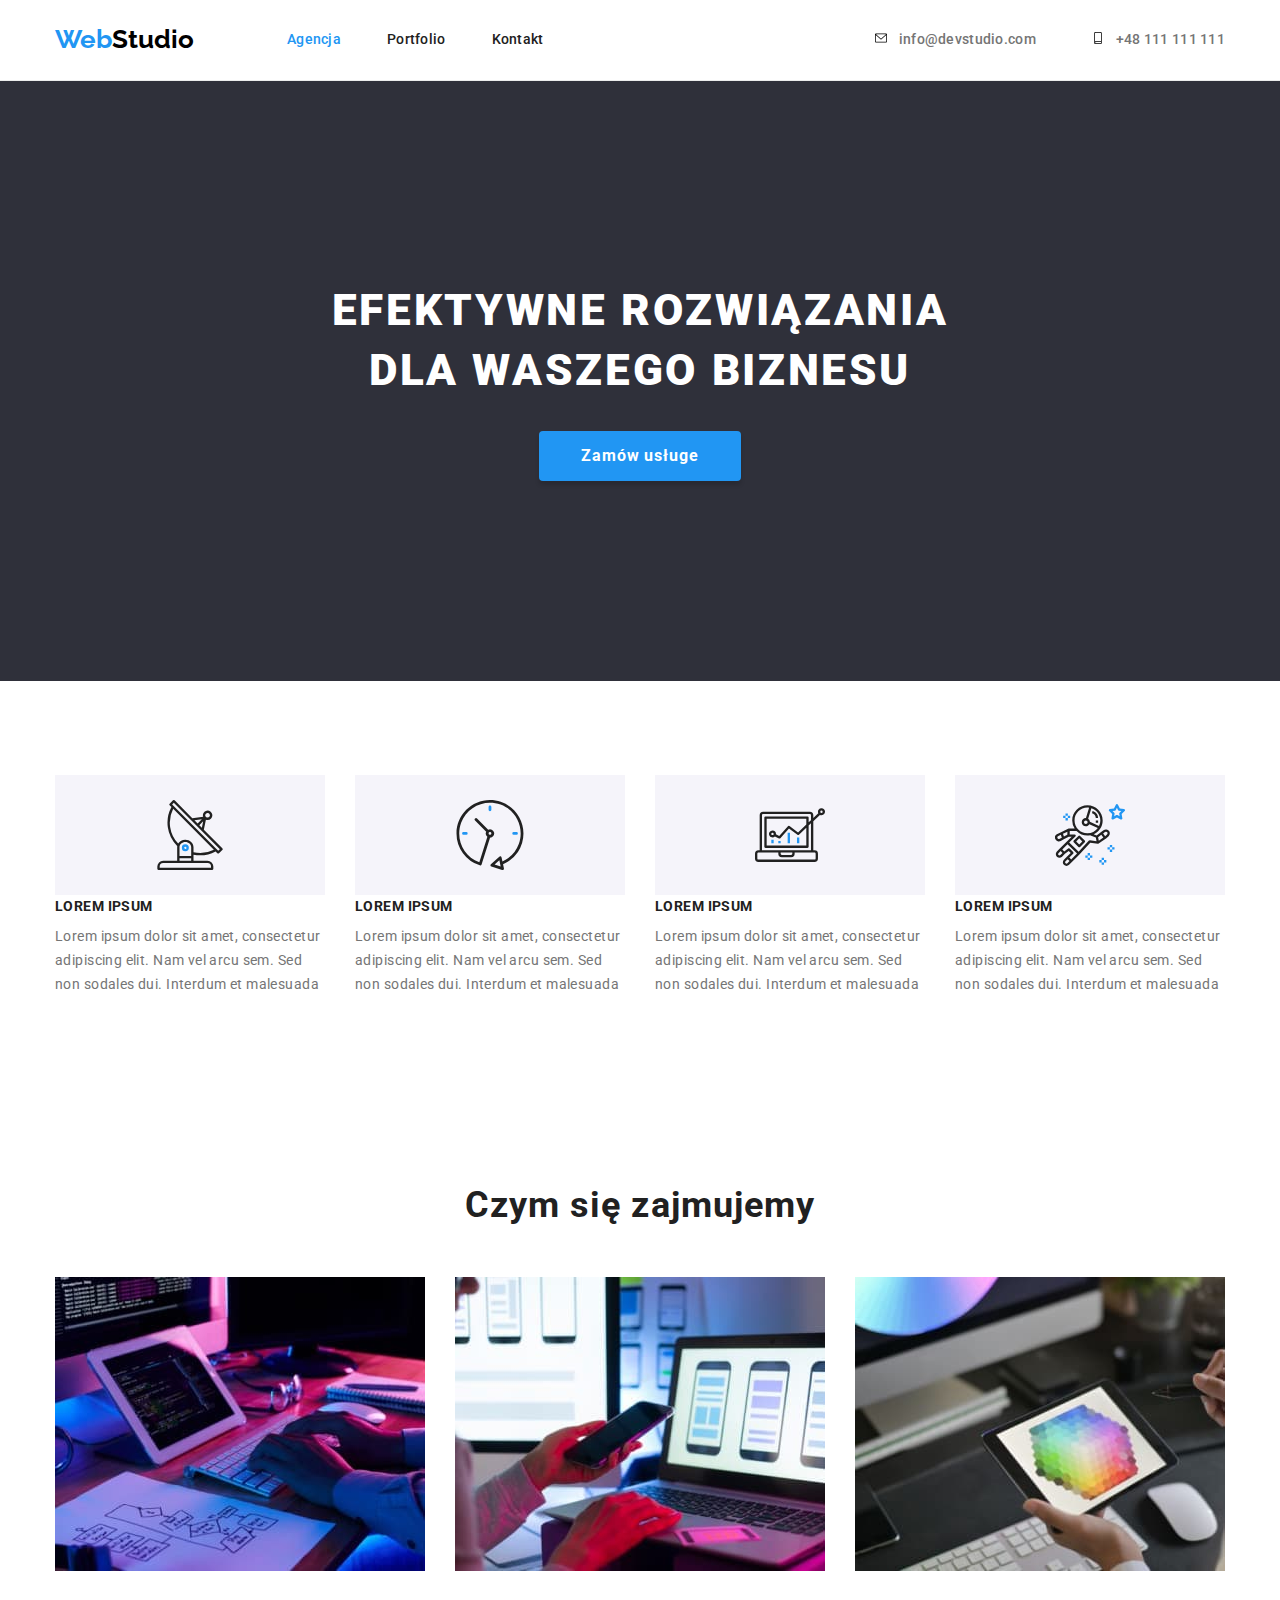
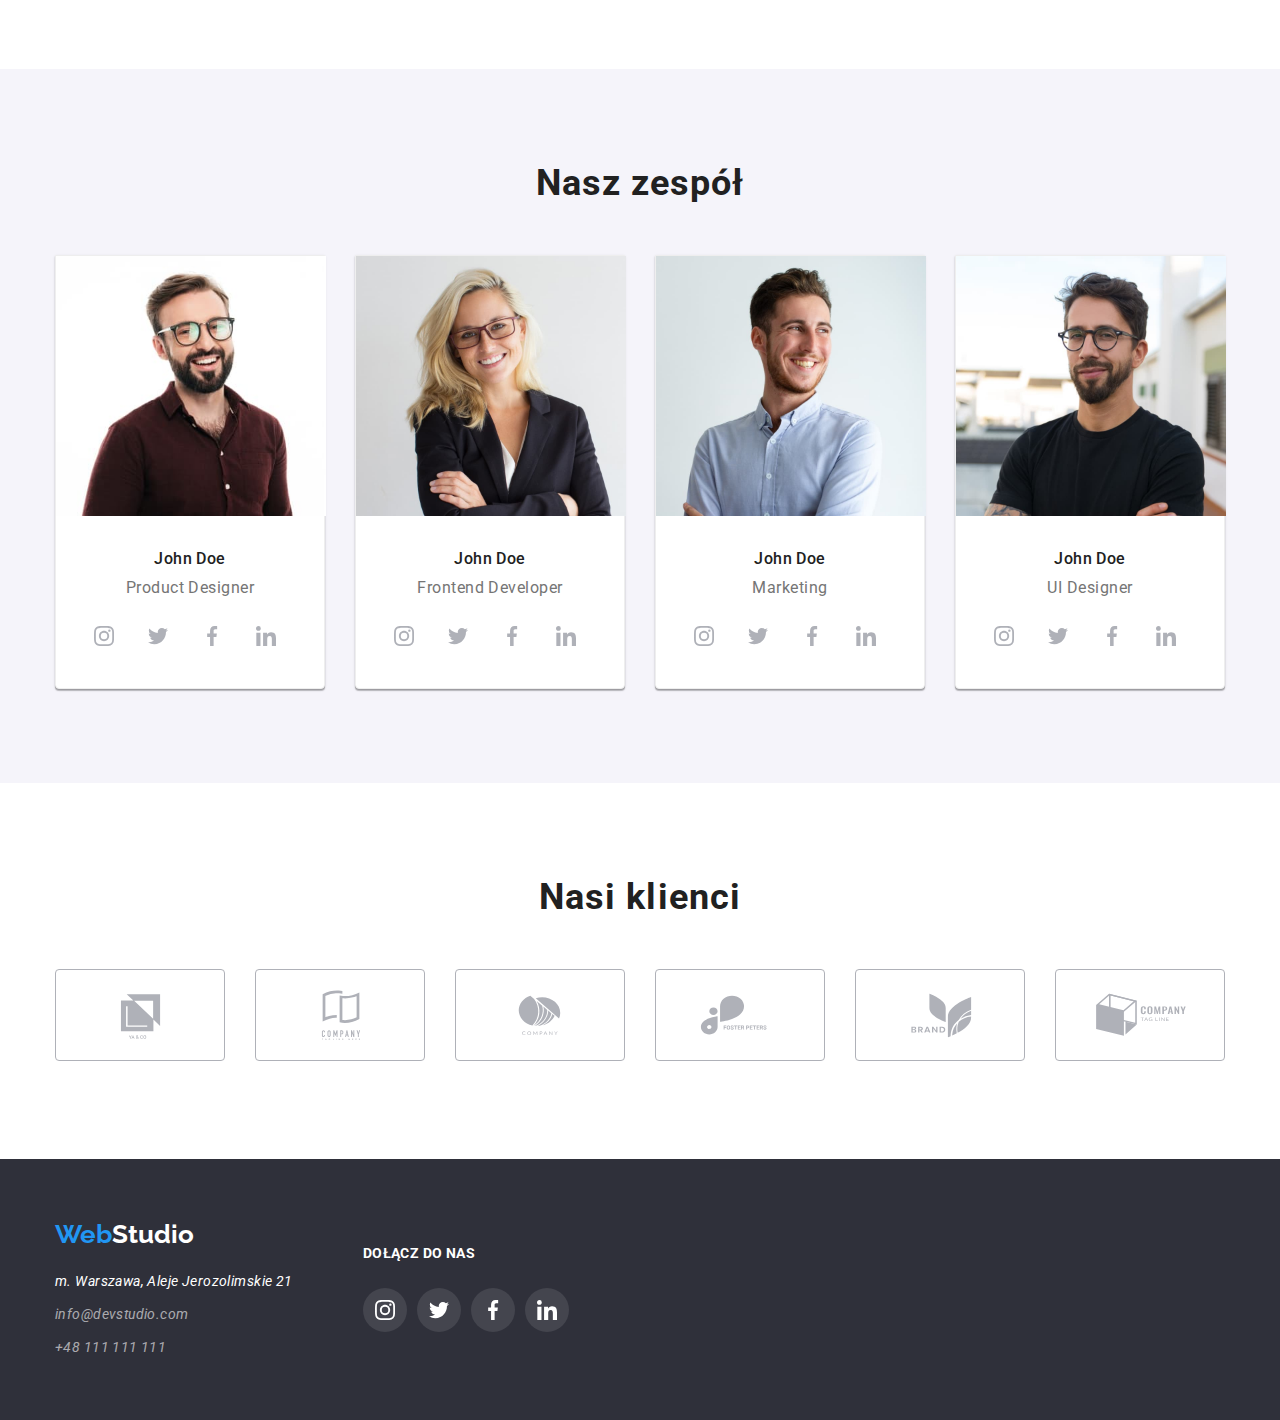
<file: index.html>
<!DOCTYPE html>
<html lang="pl-PL">
  <head>
    <meta charset="UTF-8" />
    <meta http-equiv="X-UA-Compatible" content="IE=edge" />
    <meta name="viewport" content="width=device-width, initial-scale=1.0" />

    <link rel="stylesheet" href="https://cdnjs.cloudflare.com/ajax/libs/modern-normalize/1.0.0/modern-normalize.min.css"/>
    <link rel="preconnect" href="https://fonts.googleapis.com" />
    <link rel="preconnect" href="https://fonts.gstatic.com" crossorigin />
    <link href="https://fonts.googleapis.com/css2?family=Raleway:wght@700&family=Roboto:wght@400;500;700;900&display=swap" rel="stylesheet" />
    <link rel="stylesheet" href="./css/styles.css" />
    <title>Studio</title>
  </head>
  
  <body>
   <div class="wrapper">
    
    <header class="header">
      <section class="container page-header">
      
        <div class="logo-and-menu">

          <div class="logo-section"><a href="./index.html" class="logo">Web<span class="logo-dark">Studio</span></a></div>
      
            <nav>
              <ul class="menu-list">
                <li>
                  <a href="./index.html" class="nav-item links active-page">Agencja</a>
                </li>
                <li>
                  <a href="./portfolio.html" class="nav-item links">Portfolio</a>
                </li>
                <li>
                  <a href="./kontakt.html" class="nav-item links">Kontakt</a>
                </li>
              </ul>
            </nav>
          </div>
  
          <div>
            <a class="links-contact links margin-right50-header margin-left-header icon-spacing icon" href="mailto:info@devstudio.com">
              <svg class="icon-spacing icon" width="16" height="12">
              <use xlink:href="./images/icons.svg#icon-envelope"></use>
              </svg>info@devstudio.com</a>
            <a class="links-contact links icon" href="tel:+48111111111"><svg class="icon-spacing icon" width="16" height="12">
              <use xlink:href="./images/icons.svg#icon-smartphone"></use>
              </svg>+48 111 111 111</a>
          </div>

      </section>
    </header>

    <main>
      
      <section class="main-box"> 
        <div class="main-box-background-image">
          <div class="container main-box-container">
            <h1 class="class-h1">EFEKTYWNE ROZWIĄZANIA DLA WASZEGO BIZNESU</h1>
            <button class="main-box-btn" type="button">Zamów usługe</button>
          </div>
        </div>
      </section>

      <section class="section">
        <div class="container">
          <ul class="list list-one-line">
            <li>
              <svg width="270" height="120" class="index-not-white-background"><use width="70" height="70" x="100" y="25" xlink:href="./images/icons.svg#icon-antenna"></use></svg>
              <h3 class="class-h3">LOREM IPSUM</h3>
              <p class="text-paragraph">
              Lorem ipsum dolor sit amet, consectetur adipiscing elit. Nam vel
              arcu sem. Sed non sodales dui. Interdum et malesuada
              </p>
            </li>
            <li>
              <svg width="270" height="120" class="index-not-white-background"><use width="70" height="70" x="100" y="25" xlink:href="./images/icons.svg#icon-clock"></use></svg>
              <h3 class="class-h3">LOREM IPSUM</h3>
              <p class="text-paragraph">
              Lorem ipsum dolor sit amet, consectetur adipiscing elit. Nam vel
              arcu sem. Sed non sodales dui. Interdum et malesuada
              </p>
            </li>
            <li>
              <svg width="270" height="120" class="index-not-white-background"><use width="70" height="70" x="100" y="25" xlink:href="./images/icons.svg#icon-diagram"></use></svg>
              <h3 class="class-h3">LOREM IPSUM</h3>
              <p class="text-paragraph">
              Lorem ipsum dolor sit amet, consectetur adipiscing elit. Nam vel
              arcu sem. Sed non sodales dui. Interdum et malesuada
             </p>
            </li>
            <li>
              <svg width="270" height="120" class="index-not-white-background"><use width="70" height="70" x="100" y="25" xlink:href="./images/icons.svg#icon-astronaut"></use></svg>
              <h3 class="class-h3">LOREM IPSUM</h3>
              <p class="text-paragraph">
              Lorem ipsum dolor sit amet, consectetur adipiscing elit. Nam vel
              arcu sem. Sed non sodales dui. Interdum et malesuada
              </p>
            </li>
          </ul>
        </div>
      </section>
      <section class="section">
        <div class="container">
          <h2 class="class-h2">Czym się zajmujemy</h2>
          <ul class="list list-one-line">
            <li class="li-item">
              <img
              src="./images/whatwedo1.jpg"
              alt="Ktoś pisze na klawiaturze"
              width="370"
              height="294"
              />
            </li>
            <li class="li-item">
              <img
              src="./images/whatwedo2.jpg"
              alt="Ktoś siedzi przy laptopie i
            odbiera telefon"
              width="370"
              height="294"
              />
            </li>
            <li class="li-item">
              <img
              src="./images/whatwedo3.jpg"
              alt="Ktoś wybiera kolor z palety
            kolorów wyświetlonej na telefonie"
              width="370"
              height="294"
              />
            </li>
          </ul>
        </div>
      </section>

      <section class="section-not-white">
        <div class="container">
          <h2 class="class-h2">Nasz zespół</h2>
          <ul class="list list-one-line">
            <li class="team-item">
              <figure class="index-figure">
                <img
                src="./images/people1.jpg"
                alt="Uśmiechnięty mężczyzna w bordowej koszuli. Nosi okulary i ma brodę"
                width="270"
                height="260"
                />
                <figcaption>
                  <h4 class="class-h4-index">John Doe</h4>
                  <p>Product Designer</p>
                  <div class="social-links">
                    <svg class="social-links-svg icon-spacing" width="44" height="44"><use width="20" height="20" x="12" y="12" xlink:href="./images/icons.svg#icon-instagram"></use></svg>
                    <svg class="social-links-svg icon-spacing" width="44" height="44"><use width="20" height="20" x="12" y="12" xlink:href="./images/icons.svg#icon-twitter"></use></svg>
                    <svg class="social-links-svg icon-spacing" width="44" height="44"><use width="20" height="20" x="12" y="12" xlink:href="./images/icons.svg#icon-facebook"></use></svg>
                    <svg class="social-links-svg icon-spacing" width="44" height="44"><use width="20" height="20" x="12" y="12" xlink:href="./images/icons.svg#icon-linkedin"></use></svg>
                  </div>
                </figcaption>
              </figure>
            </li>
            <li class="team-item">
              <figure class="index-figure">
                <img
                src="./images/people2.jpg"
                alt="Uśmiechnięta kobieta, odziana w marynarkę"
                width="270"
                height="260"
                />
                <figcaption>
                  <h4 class="class-h4-index">John Doe</h4>
                  <p>Frontend Developer</p>
                  <div class="social-links">
                    <svg class="social-links-svg icon-spacing" width="44" height="44"><use width="20" height="20" x="12" y="12" xlink:href="./images/icons.svg#icon-instagram"></use></svg>
                    <svg class="social-links-svg icon-spacing" width="44" height="44"><use width="20" height="20" x="12" y="12" xlink:href="./images/icons.svg#icon-twitter"></use></svg>
                    <svg class="social-links-svg icon-spacing" width="44" height="44"><use width="20" height="20" x="12" y="12" xlink:href="./images/icons.svg#icon-facebook"></use></svg>
                    <svg class="social-links-svg icon-spacing" width="44" height="44"><use width="20" height="20" x="12" y="12" xlink:href="./images/icons.svg#icon-linkedin"></use></svg>
                  </div>
               </figcaption>
              </figure>
            </li>
            <li class="team-item">
              <figure class="index-figure">
                <img
                src="./images/people3.jpg"
                alt="Uśmiechnięt mężczyzna w jasnej koszuli"
                width="270"
                height="260"
                />
                <figcaption>
                  <h4 class="class-h4-index">John Doe</h4>
                  <p>Marketing</p>
                  <div class="social-links">
                    <svg class="social-links-svg icon-spacing" width="44" height="44"><use width="20" height="20" x="12" y="12" xlink:href="./images/icons.svg#icon-instagram"></use></svg>
                    <svg class="social-links-svg icon-spacing" width="44" height="44"><use width="20" height="20" x="12" y="12" xlink:href="./images/icons.svg#icon-twitter"></use></svg>
                    <svg class="social-links-svg icon-spacing" width="44" height="44"><use width="20" height="20" x="12" y="12" xlink:href="./images/icons.svg#icon-facebook"></use></svg>
                    <svg class="social-links-svg icon-spacing" width="44" height="44"><use width="20" height="20" x="12" y="12" xlink:href="./images/icons.svg#icon-linkedin"></use></svg>
                  </div>
                </figcaption>
              </figure>
            </li>
            <li class="team-item">
              <figure class="index-figure">
                <img
                src="./images/people4.jpg"
                alt="Uśmiechnięty meżczyzna w czarnym t-shercie"
                width="270"
                height="260"
                />
                <figcaption>
                  <h4 class="class-h4-index">John Doe</h4>
                  <p>UI Designer</p>
                  <div class="social-links">
                    <svg class="social-links-svg icon-spacing" width="44" height="44"><use width="20" height="20" x="12" y="12" xlink:href="./images/icons.svg#icon-instagram"></use></svg>
                    <svg class="social-links-svg icon-spacing" width="44" height="44"><use width="20" height="20" x="12" y="12" xlink:href="./images/icons.svg#icon-twitter"></use></svg>
                    <svg class="social-links-svg icon-spacing" width="44" height="44"><use width="20" height="20" x="12" y="12" xlink:href="./images/icons.svg#icon-facebook"></use></svg>
                    <svg class="social-links-svg icon-spacing" width="44" height="44"><use width="20" height="20" x="12" y="12" xlink:href="./images/icons.svg#icon-linkedin"></use></svg>
                  </div>
                </figcaption>
              </figure>
            </li>
          </ul>
        </div>
      </section>

      <section class="section">

        <div class="container">
          <h2 class="class-h2">Nasi klienci</h2>
          <div class="">
            <ul class="list list-one-line-6element">
              <li>
                <a href=""><svg width="170" height="92" class="list-item-one-line-6element icon"><use width="187" height="101.2" x="-8.5" y="-4.6" xlink:href="./images/icons.svg#icon-Logo1"></use></svg></a>
              </li>
              <li>
                <a href=""><svg width="170" height="92" class="list-item-one-line-6element icon"><use width="187" height="101.2" x="-8.5" y="-4.6" xlink:href="./images/icons.svg#icon-Logo2"></use></svg></a>
              </li>
              <li>
                <a href=""><svg width="170" height="92" class="list-item-one-line-6element icon"><use width="187" height="101.2" x="-8.5" y="-4.6" xlink:href="./images/icons.svg#icon-Logo3"></use></svg></a>
              </li>
              <li>
                <a href=""><svg width="170" height="92" class="list-item-one-line-6element icon"><use width="187" height="101.2" x="-8.5" y="-4.6" xlink:href="./images/icons.svg#icon-Logo4"></use></svg></a>
              </li>
              <li>
                <a href=""><svg width="170" height="92" class="list-item-one-line-6element icon"><use width="187" height="101.2" x="-8.5" y="-4.6" xlink:href="./images/icons.svg#icon-Logo5"></use></svg></a>
              </li>
              <li>
                <a href=""><svg width="170" height="92" class="list-item-one-line-6element icon"><use width="187" height="101.2" x="-8.5" y="-4.6" xlink:href="./images/icons.svg#icon-Logo6"></use></svg></a>
              </li>
            </ul>
          </div>
        </div>
      </section>
  
    </main>

    <footer class="footer">
      <div class="container fotter-spacing">
        <div class="fotter-margin70">
          <a href="./index.html" class="logo">Web<span class="logo-white">Studio</span></a>
          <address class="footer-adress">
          <p>m. Warszawa, Aleje Jerozolimskie 21</p>
            <a class="links-contact links footer-links-contact" href="mailto:info@devstudio.com">info@devstudio.com</a>
            <a class="links-contact links footer-links-contact" href="tel:+48111111111">+48 111 111 111</a>
          </address>
        </div>
      <div class="">
        <h3 class="class-h3 logo-white">DOŁĄCZ DO NAS</h3>
        <div class="social-links">
          <svg class="social-fotter-links-svg icon-spacing" width="44" height="44"><use width="20" height="20" x="12" y="12" xlink:href="./images/icons.svg#icon-instagram"></use></svg>
          <svg class="social-fotter-links-svg icon-spacing" width="44" height="44"><use width="20" height="20" x="12" y="12" xlink:href="./images/icons.svg#icon-twitter"></use></svg>
          <svg class="social-fotter-links-svg icon-spacing" width="44" height="44"><use width="20" height="20" x="12" y="12" xlink:href="./images/icons.svg#icon-facebook"></use></svg>
          <svg class="social-fotter-links-svg icon-spacing" width="44" height="44"><use width="20" height="20" x="12" y="12" xlink:href="./images/icons.svg#icon-linkedin"></use></svg>
        </div>
      </div>
      </div>
      
    </footer>
  </div>
  </body>
</html>
</file>
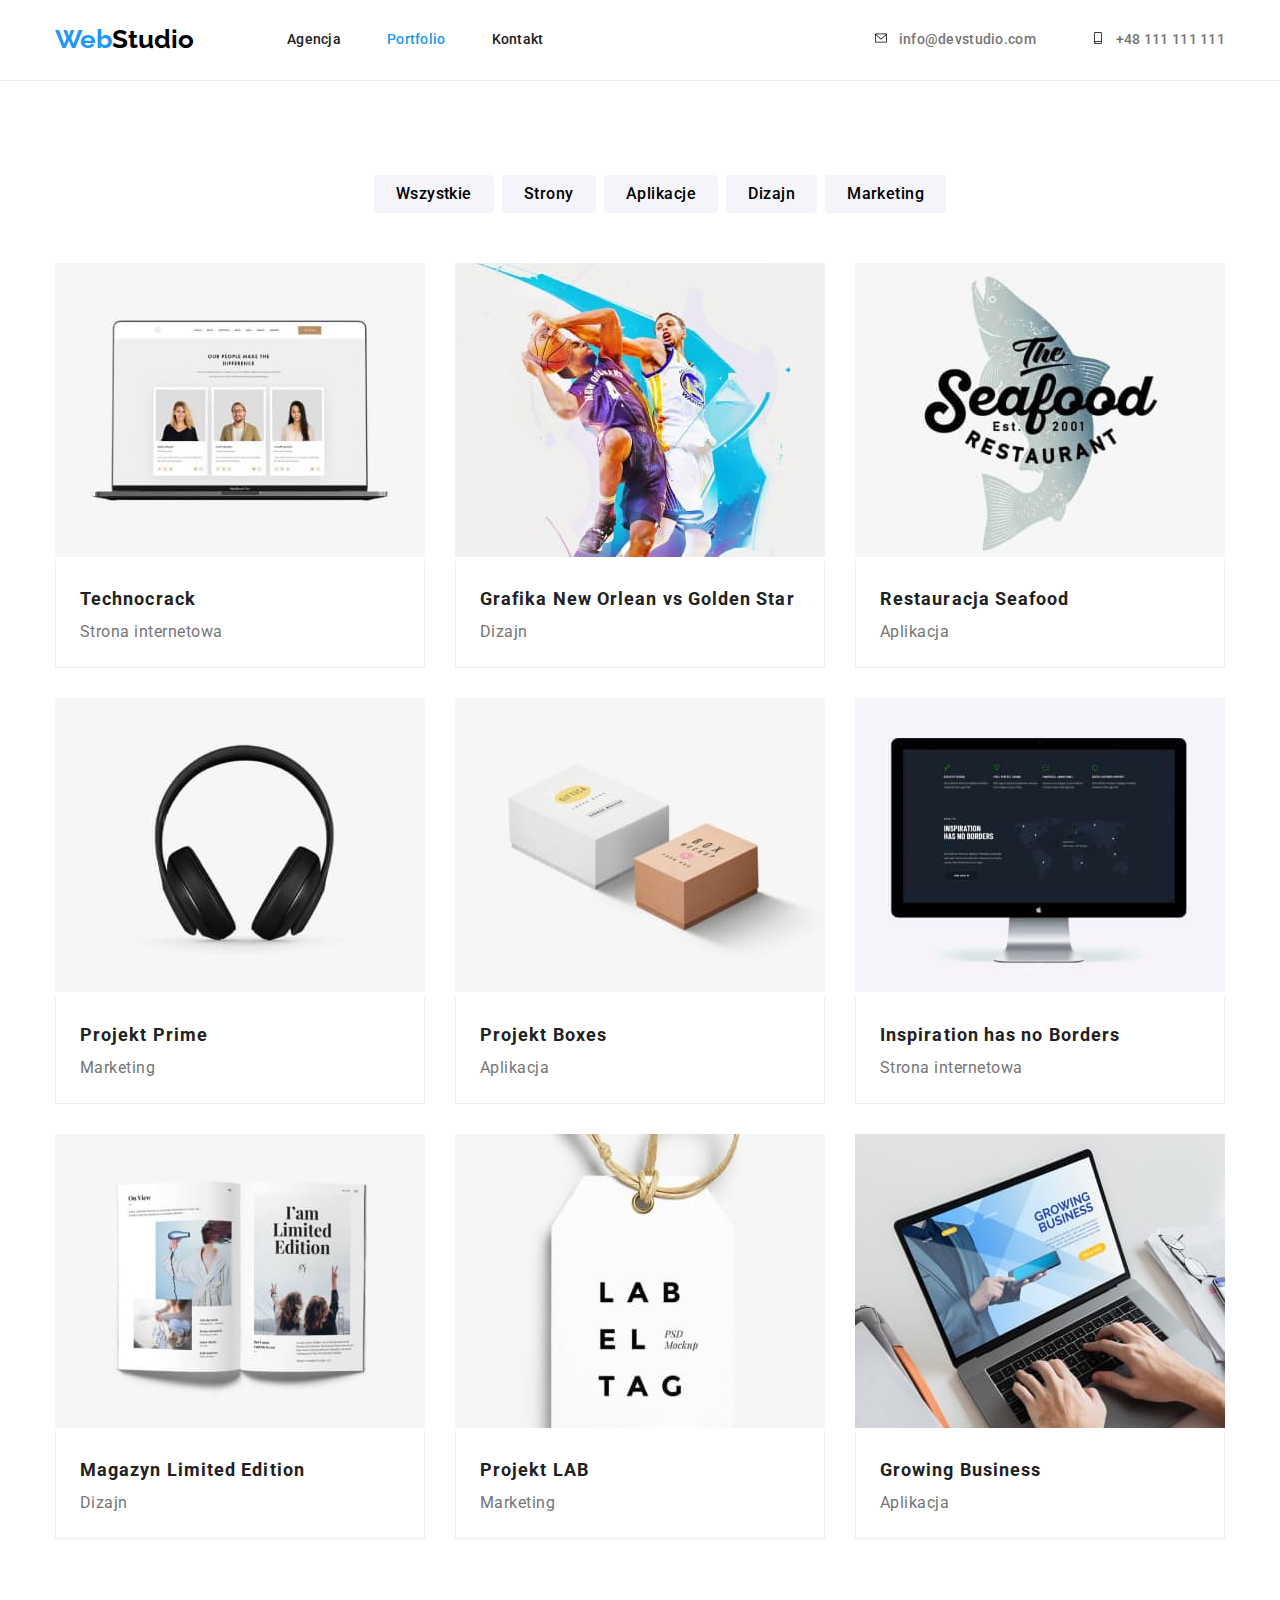
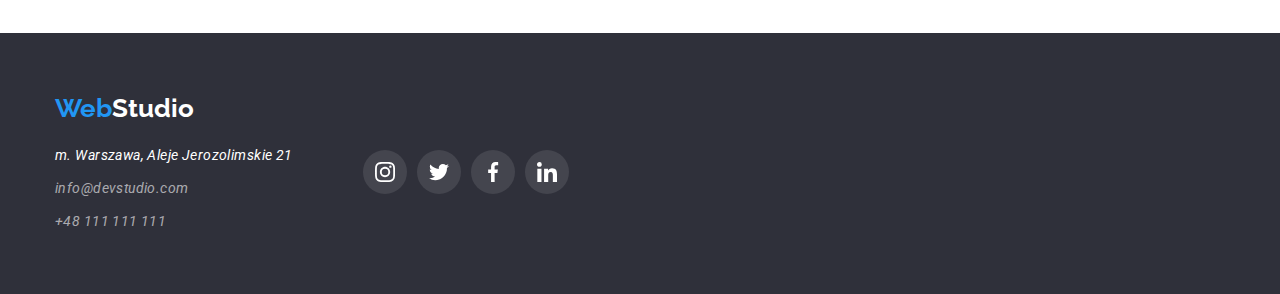
<file: portfolio.html>
<!DOCTYPE html>
<html lang="pl-PL">
  <head>
    <meta charset="UTF-8" />
    <meta http-equiv="X-UA-Compatible" content="IE=edge" />
    <meta name="viewport" content="width=device-width, initial-scale=1.0" />

    <link rel="stylesheet" href="https://cdnjs.cloudflare.com/ajax/libs/modern-normalize/1.0.0/modern-normalize.min.css"/>
    <link rel="preconnect" href="https://fonts.googleapis.com" />
    <link rel="preconnect" href="https://fonts.gstatic.com" crossorigin />
    <link href="https://fonts.googleapis.com/css2?family=Raleway:wght@700&family=Roboto:wght@400;500;700;900&display=swap" rel="stylesheet" />
    <link rel="stylesheet" href="./css/styles.css" />
    <title>Portfolio</title>
  </head>
  <body>
    <div class="wrapper">
      <header class="header">
        <section class="container page-header">
        
          <div class="logo-and-menu">
  
            <div class="logo-section"><a href="./index.html" class="logo">Web<span class="logo-dark">Studio</span></a></div>
        
              <nav>
                <ul class="menu-list">
                  <li>
                    <a href="./index.html" class="nav-item links">Agencja</a>
                  </li>
                  <li>
                    <a href="./portfolio.html" class="nav-item links active-page">Portfolio</a>
                  </li>
                  <li>
                    <a href="./kontakt.html" class="nav-item links">Kontakt</a>
                  </li>
                </ul>
              </nav>
            </div>
    
            <div>
              <a class="links-contact links margin-right50-header margin-left-header icon-spacing icon" href="mailto:info@devstudio.com">
                <svg class="icon-spacing icon" width="16" height="12">
                <use xlink:href="./images/icons.svg#icon-envelope"></use>
                </svg>info@devstudio.com</a>
              <a class="links-contact links icon" href="tel:+48111111111"><svg class="icon-spacing icon" width="16" height="12">
                <use xlink:href="./images/icons.svg#icon-smartphone"></use>
                </svg>+48 111 111 111</a>
            </div>
  
        </section>
      </header>

    <main class="section">
      <section class="container">
        <ul class="filter-btn">
          <li>
            <button class="btn btn-portfolio" type="button">Wszystkie</button>
          </li>
          <li>
            <button class="btn btn-portfolio" type="button">Strony</button>
          </li>
          <li>
            <button class="btn btn-portfolio" type="button">Aplikacje</button>
          </li>
          <li>
            <button class="btn btn-portfolio" type="button">Dizajn</button>
          </li>
          <li>
            <button class="btn btn-portfolio" type="button">Marketing</button>
          </li>
        </ul>
      </section>

      <section class="container portfolio-card">
        <ul class="card-set">
          <li class="li-item li-item-shadow">
            <figure class="portfolio-figure">
              <img src="./images/portfolio1.jpg" alt="Profile osób, otwarte na laptopie" width="370" height="294" />
              <figcaption class="figcaption-border">
                <h4 class="class-h4">Technocrack</h4>
                <p>Strona internetowa</p>
              </figcaption>
            </figure>
          </li>
          <li class="li-item li-item-shadow">
            <figure class="portfolio-figure">
              <img src="./images/portfolio2.jpg" alt="Grafika przedstawiająca dwuch koszykarzy" width="370" height="294" />
              <figcaption class="figcaption-border">
                <h4 class="class-h4">Grafika New Orlean vs Golden Star</h4>
                <p>Dizajn</p>
              </figcaption>
            </figure>
          </li>
          <li class="li-item li-item-shadow">
            <figure class="portfolio-figure">
              <img
                src="./images/portfolio3.jpg" alt="logo restauracji, napis seafood na tle ryby" width="370" height="294" />
              <figcaption class="figcaption-border">
                <h4 class="class-h4">Restauracja Seafood</h4>
                <p>Aplikacja</p>
              </figcaption>
            </figure>
          </li>
          <li class="li-item li-item-shadow">
            <figure class="portfolio-figure">
              <img src="./images/portfolio4.jpg" alt="słuchawki nauszne bezprzewodowe" width="370" height="294" />
              <figcaption class="figcaption-border">
                <h4 class="class-h4">Projekt Prime</h4>
                <p>Marketing</p>
              </figcaption>
            </figure>
          </li>
          <li class="li-item li-item-shadow">
            <figure class="portfolio-figure">
              <img src="./images/portfolio5.jpg" alt="dwa pudełka białe i beżowe" width="370" height="294" />
              <figcaption class="figcaption-border">
                <h4 class="class-h4">Projekt Boxes</h4>
                <p>Aplikacja</p>
              </figcaption>
            </figure>
          </li>
          <li class="li-item li-item-shadow">
            <figure class="portfolio-figure">
              <img src="./images/portfolio6.jpg" alt="monitor wyświetlający mapę świata na ciemnym tle" width="370" height="294" />
              <figcaption class="figcaption-border">
                <h4 class="class-h4">Inspiration has no Borders</h4>
                <p>Strona internetowa</p>
              </figcaption>
            </figure>
          </li>
          <li class="li-item li-item-shadow">
            <figure class="portfolio-figure">
              <img src="./images/portfolio7.jpg" alt="otwarty magazyn limited edition" width="370" height="294" />
              <figcaption class="figcaption-border">
                <h4 class="class-h4">Magazyn Limited Edition</h4>
                <p>Dizajn</p>
              </figcaption>
            </figure>
          </li>
          <li class="li-item li-item-shadow">
            <figure class="portfolio-figure">
              <img src="./images/portfolio8.jpg" alt="etykieta labeltag" width="370" height="294" />
              <figcaption class="figcaption-border">
                <h4 class="class-h4">Projekt LAB</h4>
                <p>Marketing</p>
              </figcaption>
            </figure>
          </li>
          <li class="li-item li-item-shadow">
            <figure class="portfolio-figure">
              <img
                src="./images/portfolio9.jpg" alt="ręce pracujące nad otwartym laptopem z wyświetlona stroną growing business" width="370" height="294" />
              <figcaption class="figcaption-border">
                <h4 class="class-h4">Growing Business</h4>
                <p>Aplikacja</p>
              </figcaption>
            </figure>
          </li>
        </ul>
      </section>
    </main>

    <footer class="footer">
      <div class="container fotter-spacing">
        <div class="fotter-margin70">
          <a href="./index.html" class="logo">Web<span class="logo-white">Studio</span></a>
          <address class="footer-adress">
          <p>m. Warszawa, Aleje Jerozolimskie 21</p>
            <a class="links-contact links footer-links-contact" href="mailto:info@devstudio.com">info@devstudio.com</a>
            <a class="links-contact links footer-links-contact" href="tel:+48111111111">+48 111 111 111</a>
          </address>
        </div>
        <div class="social-links">
          <svg class="social-fotter-links-svg icon-spacing" width="44" height="44"><use width="20" height="20" x="12" y="12" xlink:href="./images/icons.svg#icon-instagram"></use></svg>
          <svg class="social-fotter-links-svg icon-spacing" width="44" height="44"><use width="20" height="20" x="12" y="12" xlink:href="./images/icons.svg#icon-twitter"></use></svg>
          <svg class="social-fotter-links-svg icon-spacing" width="44" height="44"><use width="20" height="20" x="12" y="12" xlink:href="./images/icons.svg#icon-facebook"></use></svg>
          <svg class="social-fotter-links-svg icon-spacing" width="44" height="44"><use width="20" height="20" x="12" y="12" xlink:href="./images/icons.svg#icon-linkedin"></use></svg>
        </div>
      </div>
      
    </footer>
    </div>
  </body>
</html>
</file>
<file: css/styles.css>
:root{
--blue: #2196F3;
--black: #000000;
--white: #FFFFFF;
--not-white:  #f5f4fa;
--grey-dark: #2F303A;

--font-color-main: #212121;
--font-color-second: #757575;
--background-color-main: #FFFFFF;
--background-color-secondary: #2F303A;
--hover-color: #2196F3;
--figure-border: #EEEEEE;
--fotter-links: #ffffff99;
--icon-grey: #AFB1B8;
}

* {
  box-sizing: border-box;
  margin: 0;
  padding: 0;
}

h1,
h2,
h3,
ul {
padding: 0;
margin: 0 auto;
}

figure {
  margin: 0;
  padding: 0;
}

body {
  font-family: 'Roboto', sans-serif;
  color: var(--font-color-main);
  background-color: var(--background-color-main);
}

.wrapper{
  width: 100%;
  background-color: var(--background-color-main);
}
.header{
  border-bottom: 1px solid #ECECEC;
 }

.container{
  width: 1200px;
  margin: 0 auto;
  padding: 0 15px;
}
.section {
  padding-top: 94px;
  padding-bottom: 94px;
  }

.page-header{
  display: flex;
  align-items: center;
  justify-content: space-between;
  padding-top: 24px;
  padding-bottom: 25px;
}

.logo-section{
  margin-right: 93px;
}

  .logo{
    color: var(--blue);
    text-decoration: none;
    font-family: 'Raleway';
    font-weight: 700;
    font-size: 26px;
    line-height: 1.19;
  }
  .logo-dark{
    color: var(--black);
  }
  .logo-white{
    color: var(--white);
  }  

.menu-list{
display: flex;
list-style: none;
text-align: justify; 
gap: 46px;
}

.logo-and-menu {
  display: flex;
  align-items: center;
}


.nav-item{
  color: var(--font-color-main);
  font-weight: 500;
  font-size: 14px;
  line-height: 1.14;
  letter-spacing: 0.02em;
}
.links {
  text-decoration: none;
}
.links li {
  text-decoration: none;
}
.links-contact {
  color: var(--font-color-second);
  font-weight: 500;
  font-size: 14px;
  line-height: 1.14;
  letter-spacing: 0.02em;
}

.icon-spacing {
  margin-right: 10px;
  padding: 0;
  background-size: cover;
  justify-content: center;
  align-content: center;
  cursor: pointer;
}
.icon{
  cursor: pointer;
}

.icon:hover,
.icon:focus{
  fill: var(--hover-color);
  cursor: pointer;
}



.margin-right50-header{
  margin-right: 50px;
}

.active-page {
  color: var(--blue);
  }

.links:hover,
.links:focus,
.links-contact:hover,
.links-contact:focus {
color: var(--hover-color)
}

.btn{
background-color: var(--not-white);
border-radius: 4px;
border: none;
cursor: pointer;
font-family: 'Roboto';
font-weight: 500;
font-size: 16px;
line-height: 1.62;
text-align: center;
letter-spacing: 0.03em;
}

.social-links{
display: flex;
justify-content: center;
padding-top: 16px;
}
.social-links-svg{
  width: 44px;
  height: 44px;
  border: none;
  border-radius: 50%;
  fill: var(--icon-grey);

}

.social-links-svg:hover,
.social-links-svg:focus{
  background-color: var(--hover-color);
  fill: var(--white);
}


.btn-portfolio{
  padding: 6px 22px 6px 22px;
}

.btn-portfolio:hover,
.btn-portfolio:focus{
  box-shadow: 0px 3px 1px rgba(0, 0, 0, 0.1), 0px 1px 2px rgba(0, 0, 0, 0.08), 0px 2px 2px rgba(0, 0, 0, 0.12);
}

.btn:hover,btn:focus {
background-color: var(--hover-color);
color: var(--white);
cursor: pointer;
}

.main-box{
  background-color: var(--background-color-secondary);
}
.main-box-background-image{
  margin: auto;
  max-width: 1600px;
  background-color: var(--background-color-secondary);
  background-image: linear-gradient( 0deg, rgba(47, 48, 58, 0.4) 0%, rgba(47, 48, 58, 0.4) 100% ), url(https://raw.githubusercontent.com/MariuszR87/goit-markup-hw-04/master/images/backgroundimage.jpg);
  background-size: cover;
}

.main-box-container{
  text-align: center;
  padding: 200px;
  height: 600px;
  height: auto;

}

.main-box-btn {
  font-weight: 700;
  font-size: 16px;
  line-height: 1.88;
  letter-spacing: 0.06em;
  color: var(--white);
  background: var(--blue);
  box-shadow: 0px 4px 4px rgba(0, 0, 0, 0.15);
  border-radius: 4px;
  margin-top: 30px;
  text-align: center;
  border-style: none;
  padding: 10px 42px;
}

.main-box-btn:hover, .main-box-btn:focus{
  cursor: pointer;
  /* dodatkowo do btn */
  background-color: darkcyan;
}
/* LISTA LOREM IPSUM */
.list {
  list-style: none;
  display: flex;
}
.list-one-line{
  justify-content: center;
  display: flex;
  column-gap: 30px;
}
.list-one-line-6element{
  justify-content: center;
  display: flex;
  column-gap: 30px;
  box-sizing: border-box;
  
}

.list-item-one-line-6element{
 
  border: 1px solid var(--icon-grey);
  border-radius: 4px;
  fill: var(--icon-grey);
  cursor: pointer;
}

.list-item-one-line-6element:hover,
.list-item-one-line-6element:focus{
  fill: var(--hover-color);
  border-color: var(--hover-color);
}

.index-not-white-background{
  background-color: var(--not-white);}



/* portfolio */
.filter-btn{
  padding: 0px 0px 50px 0px;
  gap: 8px;
  justify-content: center;
  display: flex;
  list-style: none;
  padding-inline-start: 40px;
}

.btn-porfolio{
  padding: 6px 22px 6px 22px;
}

.class-h1 {
  font-weight: 900;
  font-size: 44px;
  line-height: 1.36;
  text-align: center;
  letter-spacing: 0.06em;
  color: #FFFFFF;
  margin: 0 auto;
  
  width: 696px;
  }

.class-h2 {
  font-weight: 700;
  font-size: 36px;
  line-height: 1.16;
  text-align: center;
  letter-spacing: 0.03em;
  margin-top: 0;
  margin-bottom: 50px;
}

.class-h3 {
font-weight: 700;
line-height: 1.14;
text-transform: uppercase;
letter-spacing: 0.03em;
font-size: 14px;
margin-bottom: 10px;
}

.class-h4 {
  font-weight: 500;
  font-size: 16px;
  line-height: 1.18;
  text-align: left;
  letter-spacing: 0.03em;
}

.class-h4-index {
  font-weight: 500;
  font-size: 16px;
  line-height: 1.18;
  text-align: center;
  letter-spacing: 0.03em;
  margin-top: 30px;
  margin-bottom: 10px;
}

.text-paragraph{
font-size: 14px;
line-height: 1.71;
letter-spacing: 0.03em;
color: var(--font-color-second)
}

.section-not-white{
  background-color: var(--not-white);
  padding-bottom: 94px;
  padding-top: 94px;
}

.index-figure{
  background-color: var(--background-color-main);
  border: 1px solid var(--figure-border);
  box-shadow: 0px 1px 3px rgba(0, 0, 0, 0.12), 0px 1px 1px rgba(0, 0, 0, 0.14), 0px 2px 1px rgba(0, 0, 0, 0.2);
  border-radius: 0px 0px 4px 4px;
  padding-bottom: 30px;
  padding-right: 0;
  margin-right: 0;
  box-sizing: border-box;
  max-width: 270px;
}

.index-figure p{
  font-weight: 400;
  font-size: 16px;
  line-height: 1.18;
  text-align: center;
  letter-spacing: 0.03em;
  color:var(--font-color-second)
}

.portfolio-figure{
  margin: 0;
  padding: 0;
  box-sizing: border-box;
  max-width: 370px;
  cursor: pointer;
}
.figcaption-border{
 margin-top: 0;
  border-right: 1px solid var(--figure-border);
  border-bottom: 1px solid var(--figure-border);
  border-left: 1px solid var(--figure-border);
}

.portfolio-card{
  box-sizing: border-box;
  margin: auto;
}

.portfolio-figure figcaption{
padding:20px 24px;

}

.portfolio-card h4{
  font-weight: 700;
  font-size: 18px;
  line-height: 2;
  letter-spacing: 0.06em;
}

.portfolio-card p{
  font-weight: 400;
  font-size: 16px;
  line-height: 1.88;
  letter-spacing: 0.03em;
  color:var(--font-color-second)
}

.card-set{
  display: flex;
  justify-content: center;
  flex-wrap: wrap;
  list-style: none;
  gap: 30px;
  column-gap: 30px;
  max-width: 1170px;
  box-sizing: border-box;

}

.li-item{
  box-sizing: border-box;
  flex-basis: calc((100% - 2 * 30px) / 3);
}

.li-item-shadow:hover,
.li-item-shadow:focus{
  box-shadow: 0px 1px 1px rgba(0, 0, 0, 0.12), 0px 4px 4px rgba(0, 0, 0, 0.06), 1px 4px 6px rgba(0, 0, 0, 0.16);
}

.team-item {
  flex-basis: calc((100% - 90px) / 4);
} 

 /* FOOTER */
.footer{
  background: #2F303A;
  padding-top: 60px;
  padding-bottom: 60px;
}

.footer-adress{
  text-decoration: none;
  color: var(--white);
  font-weight: 400;
  font-size: 14px;
  line-height: 1.71;
  letter-spacing: 0.03em;
  margin-top: 20px;
  display: flex;
  flex-direction: column;
}

.footer-links-contact {
  text-decoration: none;
  font-weight: 400;
  font-size: 14px;
  line-height: 1.71;
  letter-spacing: 0.03em;
  color: var(--fotter-links);
  margin-top: 9px;
}

.fotter-spacing {
  display: flex;
  align-items: center;
}

.fotter-margin70{
  margin-right: 70px;
}

.social-fotter-links-svg{
  width: 44px;
  height: 44px;
  border: none;
  border-radius: 50%;
  fill: var(--white);
  background-color: rgba(255, 255, 255, 0.1);

}

.social-fotter-links-svg:hover,
.social-fotter-links-svg:focus{
  background-color: var(--hover-color);
  fill: var(--white);
}
</file>
